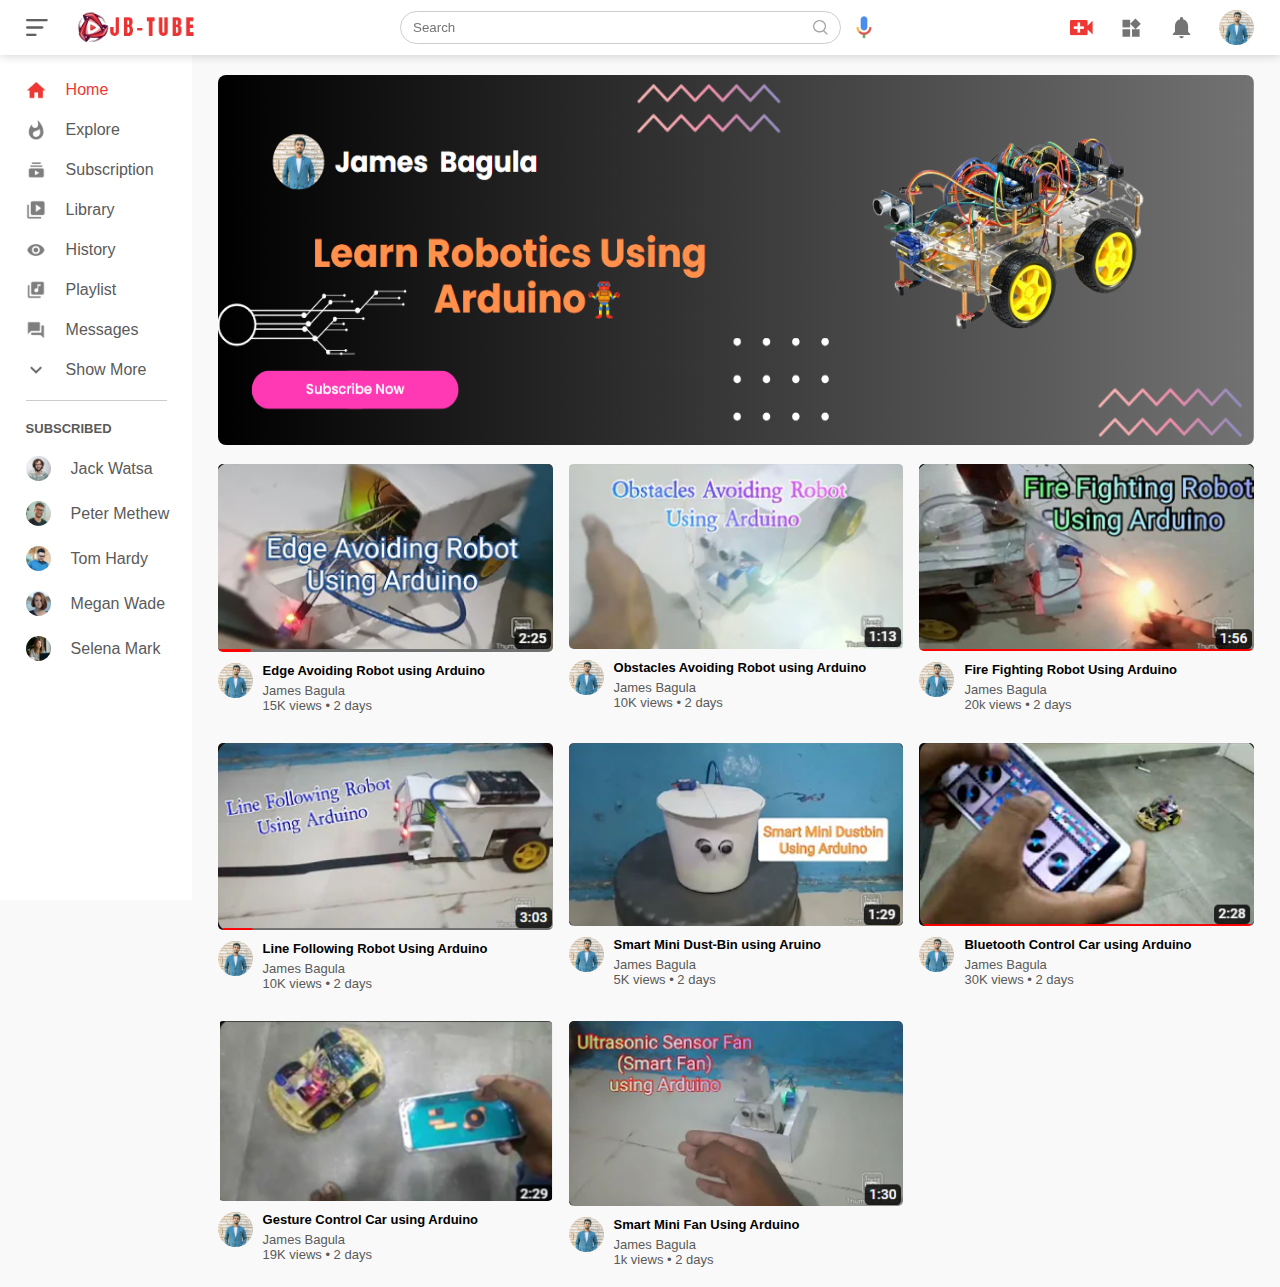
<file: index.html>
<!DOCTYPE html>
<html lang="en">
<head>
    <meta charset="UTF-8">
    <meta name="viewport" content="width=device-width, initial-scale=1.0">
    <title>Youtube Clone</title>
    <link rel="stylesheet" href="style.css">
</head>
<body>

    <nav class="flex-div">
        <div class="nav-left flex-div">
            <img src="images/menu.png" alt="" class="menu-icon">
            <img src="images/logo2.png" alt="" class="logo">
        </div>
        <div class="nav-middle flex-div">
            <div class="search-box flex-div">
                <input type="text" placeholder="Search">
                <img src="images/search.png" alt="" >
            </div>
            <img src="images/voice-search.png" alt="" class="mic-icon">
        </div>
        <div class="nav-right flex-div">
            <img src="images/upload.png" alt="">
            <img src="images/more.png" alt="">
            <img src="images/notification.png" alt="">
            <img src="images/unnamed.png" alt="" class="user-icon">
        </div>

    </nav>




    <!-- Side bar  -->

    <div class="sidebar">
        <div class="shortcut-links">
            <a href="#"><img src="images/home.png" alt=""><p>Home</p></a>
            <a href="#"><img src="images/explore.png" alt=""><p>Explore</p></a>
            <a href="#"><img src="images/subscriprion.png" alt=""><p>Subscription</p></a>
            <a href="#"><img src="images/library.png" alt=""><p>Library</p></a>
            <a href="#"><img src="images/history.png" alt=""><p>History</p></a>
            <a href="#"><img src="images/playlist.png" alt=""><p>Playlist</p></a>
            <a href="#"><img src="images/messages.png" alt=""><p>Messages</p></a>
            <a href="#"><img src="images/show-more.png" alt=""><p>Show More</p></a>
            <hr>
        </div>
        <div class="subscribed-list">
            <h3>SUBSCRIBED</h3>
            <a href="#"><img src="images/Jack.png" alt=""><p>Jack Watsa</p></a>
            <a href="#"><img src="images/simon.png" alt=""><p>Peter Methew</p></a>
            <a href="#"><img src="images/tom.png" alt=""><p>Tom Hardy</p></a>
            <a href="#"><img src="images/megan.png" alt=""><p>Megan Wade</p></a>
            <a href="#"><img src="images/cameron.png" alt=""><p>Selena Mark</p></a>
        </div>
    </div>



    <!-- Main  -->
    <div class="container">
        <div class="banner">
            <img src="images/uio.PNG" alt="" >
        </div>
        <div class="list-container">
            <div class="vid-list">
                <a href="2.html"><img src="images/v1.PNG" alt="" class="thumbnail"></a>
                <div class="flex-div">
                    <img src="images/unnamed.png" alt="">
                    <div class="vid-info">
                        <a href="2.html">Edge Avoiding Robot using Arduino</a>
                        <p>James Bagula</p>
                        <p>15K views &bull; 2 days </p>
                    </div>
                </div>
            </div>
            <div class="vid-list">
                <a href="3.html"><img src="images/v2.PNG" alt="" class="thumbnail"></a>
                <div class="flex-div">
                    <img src="images/unnamed.png" alt="">
                    <div class="vid-info">
                        <a href="3.html">Obstacles Avoiding Robot using Arduino</a>
                        <p>James Bagula</p>
                        <p>10K views &bull; 2 days </p>
                    </div>
                </div>
            </div>
            <div class="vid-list">
                <a href="4.html"><img src="images/v3.PNG" alt="" class="thumbnail"></a>
                <div class="flex-div">
                    <img src="images/unnamed.png" alt="">
                    <div class="vid-info">
                        <a href="4.html">Fire Fighting Robot Using Arduino</a>
                        <p>James Bagula</p>
                        <p>20k views &bull; 2 days </p>
                    </div>
                </div>
            </div>
            <div class="vid-list">
                <a href="5.html"><img src="images/v4.PNG" alt="" class="thumbnail"></a>
                <div class="flex-div">
                    <img src="images/unnamed.png" alt="">
                    <div class="vid-info">
                        <a href="5.html">Line Following Robot Using Arduino</a>
                        <p>James Bagula</p>
                        <p>10K views &bull; 2 days </p>
                    </div>
                </div>
            </div>
            <div class="vid-list">
                <a href="6.html"><img src="images/v5.PNG" alt="" class="thumbnail"></a>
                <div class="flex-div">
                    <img src="images/unnamed.png" alt="">
                    <div class="vid-info">
                        <a href="6.html">Smart Mini Dust-Bin using Aruino</a>
                        <p>James Bagula</p>
                        <p>5K views &bull; 2 days </p>
                    </div>
                </div>
            </div>
            <div class="vid-list">
                <a href="7.html"><img src="images/v6.PNG" alt="" class="thumbnail"></a>
                <div class="flex-div">
                    <img src="images/unnamed.png" alt="">
                    <div class="vid-info">
                        <a href="7.html">Bluetooth Control Car using Arduino</a>
                        <p>James Bagula</p>
                        <p>30K views &bull; 2 days </p>
                    </div>
                </div>
            </div>
            <div class="vid-list">
                <a href="8.html"><img src="images/v78.png" alt="" class="thumbnail"></a>
                <div class="flex-div">
                    <img src="images/unnamed.png" alt="">
                    <div class="vid-info">
                        <a href="8.html">Gesture Control Car using Arduino</a>
                        <p>James Bagula</p>
                        <p>19K views &bull; 2 days </p>
                    </div>
                </div>
            </div>
            <div class="vid-list">
                <a href="9.html"><img src="images/v9.PNG" alt="" class="thumbnail"></a>
                <div class="flex-div">
                    <img src="images/unnamed.png" alt="">
                    <div class="vid-info">
                        <a href="9.html">Smart Mini Fan Using Arduino</a>
                        <p>James Bagula</p>
                        <p>1k views &bull; 2 days </p>
                    </div>
                </div>
            </div>
        </div>
    </div>



    <script src="script.js"></script>
    
</body>
</html>
</file>
<file: style.css>
*{
    margin: 0;
    padding: 0;
    font-family: 'Poppins',sans-serif;
    box-sizing: border-box;
}
a{
    text-decoration: none;
    color: #5a5a5a;
}

img{
    cursor: pointer;
}

.flex-div{
    display: flex;
    align-items: center;
}

nav{
    padding: 10px 2%;
    justify-content: space-between;
    box-shadow: 0 0 10px rgba(0, 0,0, 0.2);
    background: #fff;
    position: sticky;
    top: 0;
    z-index: 10;
}

.nav-right img{
    width: 25px;
    margin-right: 25px;
}

.nav-right .user-icon{
    width: 35px;
    border-radius: 50%;
    margin-right: 0;

}

.nav-left .menu-icon{
    width: 22px;
    margin-right: 25px;
}

.nav-left .logo{
    width: 130px;

}

.nav-middle .mic-icon{
    width: 16px;

}

.nav-middle .search-box{
    border: 1px solid #ccc;
    margin-right: 15px;
    padding: 8px 12px;
    border-radius: 25px;

}

.nav-middle .search-box input{
    width: 400px;
    border: 0;
    outline: 0;
    background: transparent;
}

.nav-middle .search-box img{
    width: 15px;

}


/* sidebar  */
.sidebar{
    background: #fff;
    width: 15%;
    height: 100vh;
    position: fixed;
    top: 0;
    padding-left: 2%;
    padding-top: 80px;
}

.shortcut-links a img{
    width: 20px;
    margin-right: 20px;

}

.shortcut-links a {
    display: flex;
    align-items: center;
    margin-bottom: 20px;
    width: fit-content;
    flex-wrap: wrap;
}

.shortcut-links a:first-child{
    color: #ed3833;
}
.sidebar hr{
    border: 0;
    height: 1px;
    background: #ccc;
    width: 85%;
}

.subscribed-list h3{
    font-size: 13px;
    margin: 20px 0;
    color: #5a5a5a;
}

.subscribed-list a{
    display: flex;
    align-items: center;
    margin-bottom: 20px;
    width: fit-content;
    flex-wrap: wrap;
}

.subscribed-list a img{
    width: 25px;
    border-radius: 50%;
    margin-right: 20px;

}

.small-sidebar{
    width: 5%;
}

.small-sidebar a p{
    display: none;

}

.small-sidebar h3{
    display: none;
}

.small-sidebar hr{
    width: 50%;
    margin-bottom: 25px;
}

/* Main  */
.container{
    background: #f9f9f9;
    padding-left: 17%;
    padding-right: 2%;
    padding-top: 20px;
    padding-bottom: 20px;
}

.large-container{
    padding-left: 7%;
}

.banner{
    width: 100%;

}

.banner img{
    width: 100%;
    height: 370px;
    border-radius: 8px;
}

.list-container {
    display: grid;
    grid-template-columns: repeat(auto-fit, minmax(250px, 1fr));
    grid-column-gap: 16px;
    grid-row-gap: 30px;
    margin-top: 15px;

}

.vid-list .thumbnail{
    width: 100%;
    border-radius: 5px;
}

.vid-list .flex-div{
    align-items: flex-start;
    margin-top: 7px;

}

.vid-list .flex-div img{
    width: 35px;
    margin-right: 10px;
    border-radius: 50%;
}

.vid-info{
    color: #5a5a5a;
    font-size: 13px;

}

.vid-info a{
    color: #000;
    font-weight: 600;
    display: block;
    margin-bottom: 5px;   
}


/* Media Queries  */

@media (max-width: 500px){
    html,body{
        width: 100% !important;
        overflow-x: hidden !;
    }
    .menu-icon{
        display: none;
    }
    .sidebar{
        display: none;
    }
    .container, .large-container{
        padding-left: 5%;
        padding-right: 5%;
    }
    .nav-right img{
        display: none;
    }

    .nav-right .user-icon{
        display: block;
        width: 30px;

    }

    .nav-middle .search-box input{
        width: 100px;
    }

    .nav-middle .mic-icon{
        display: none;
    }
    .logo {
        width: 90px;
    }
    .banner img{
        width: 100%;
        display: block;
        height: 130px;
    
    }

}




/* 2 page html page  */
.play-container{
    padding-left: 2%;

}

.row{
    display: flex;
    justify-content: space-between;
    flex-wrap: wrap;   
}

.play-video{
    flex-basis: 69%;
}

.right-sidebar{
    flex-basis: 30%;
}

.play-video video{
    width: 100%;
}

.side-video-list {
    display: flex;
    justify-content: space-between;
    margin-bottom: 8px;
}

.side-video-list img{
    width: 100%;
}
.side-video-list .small-thumbnail{
    flex-basis: 49%;
}

.side-video-list .vid-info{
    flex-basis: 49%;
}

.play-video .tags a{
    color: #0000ff;
    font-size: 13px;
}

.play-video h3{
    font-weight: 600;
    font-size: 22px;
}

.play-video .play-video-info{
    display: flex;
    align-items: center;
    justify-content: space-between;
    flex-wrap: wrap;
    margin-top: 10px;
    font-size: 14px;
    color: #5a5a5a;
}

.play-video .play-video-info a img{
    width: 20px;
    margin-right: 8px;

}

.play-video .play-video-info a{
    display: inline-flex;
    align-items: center;
    margin-left: 15px;
}

.play-video hr{
    border: 0;
    height: 1px;
    background: #ccc;
    margin: 10px 0;
}

.plublisher{
    display: flex;
    align-items: center;
    margin-top: 20px;
}
.plublisher div{
    flex: 1;
    line-height: 18px;

}
.plublisher img{
    width: 40px;
    border-radius: 50%;
    margin-right: 15px;
}


.plublisher div p{
    color: #000;
    font-weight: 600;
    font-size: 18px;
}

.plublisher div span{
    font-size: 13px;
    color: #5a5a5a;
}
.plublisher button{
    background: red;
    color: #fff;
    padding: 8px 30px;
    border: 0;
    outline: 0;
    border-radius: 4px;
    cursor: pointer;

}


.vid-description{
    padding-left: 55px;
    margin: 15px 0;
}

.vid-description p{
    font-size: 14px;
    margin-bottom: 5px;
    color: #5a5a5a;
}

.vid-description h4{
    font-size: 14px;
    color: #5a5a5a;
    margin-top: 15px;

}

.add-comment {
    display: flex;
    align-items: center;
    margin: 30px 0;

}

.add-comment img{
    width: 35px;
    border-radius: 50%;
    margin-right: 15px;
}

.add-comment input{
    border: 0;
    outline: 0;
    border-bottom: 1px solid #ccc;
    width: 100%;
    padding-top: 10px;
    background: transparent;
}

.old-comment {
    display: flex;
    align-items: center;
    margin: 20px 0;
}
.old-comment img{
    width: 35px;
    border-radius: 50%;
    margin-right: 15px;
}

.old-comment h3{
    font-size: 14px;
    margin-bottom: 2px;

}

.old-comment h3 span{
    font-size: 12px;
    color: #5a5a5a;
    font-weight: 500;
    margin-left: 8px;
}

.old-comment .comment-action{
    display: flex;
    align-items: center;
    margin: 8px 0;
    font-size: 14px;
} 

.old-comment .comment-action img{
    border-radius: 0;
    width: 20px;
    margin-right: 5px;
}

.old-comment .comment-action span{
    margin-right: 20px;
    color: #5a5a5a;

}
.old-comment .comment-action a{
    color: #0000ff;
}







@media (max-width: 500px){
    .play-video{
        flex-basis: 100%;
    }
    .right-sidebar{
        flex-basis: 100%;
    }
    .play-container{
        padding-left: 5%;
    }
    .vid-description{
        padding-left: 0;
    }
    .play-video .play-video-info a{
        margin-left: 0 ;
        margin-right: 15px;
        margin-top: 15px
    }
}
</file>
